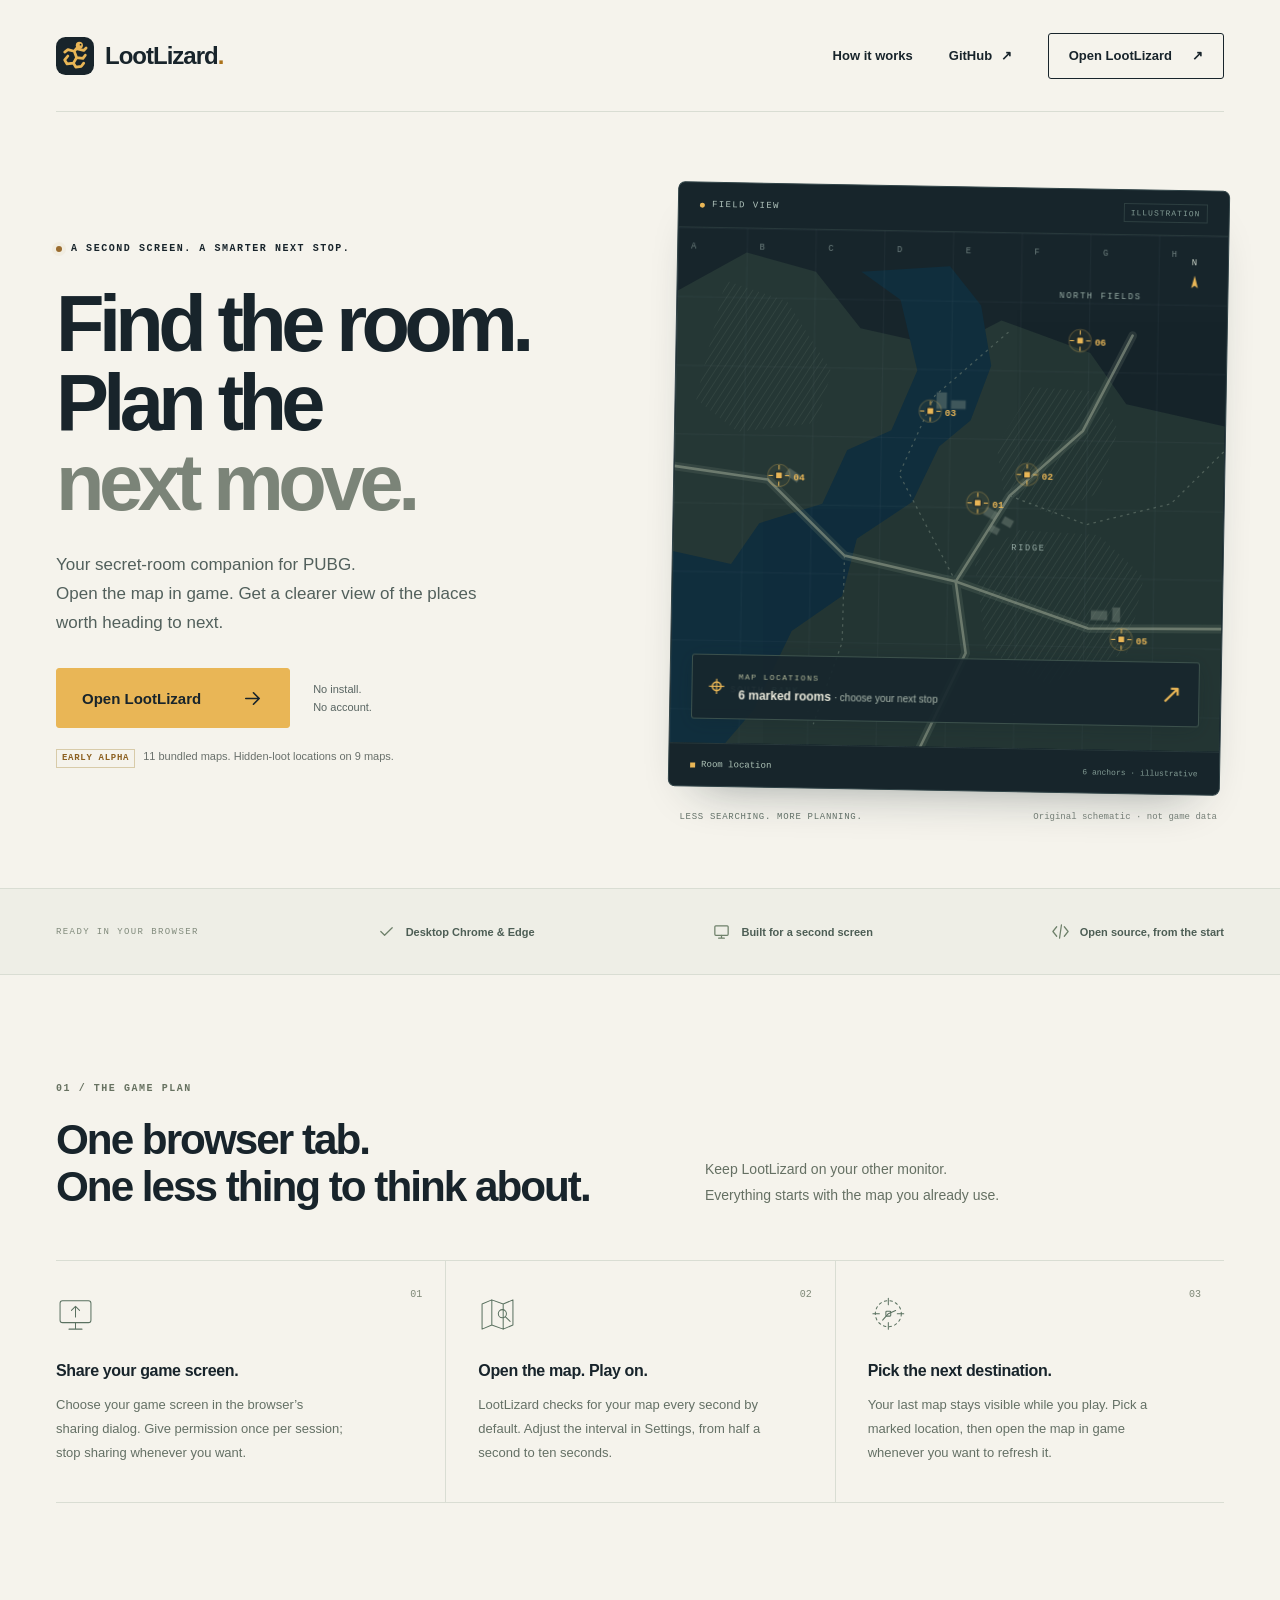
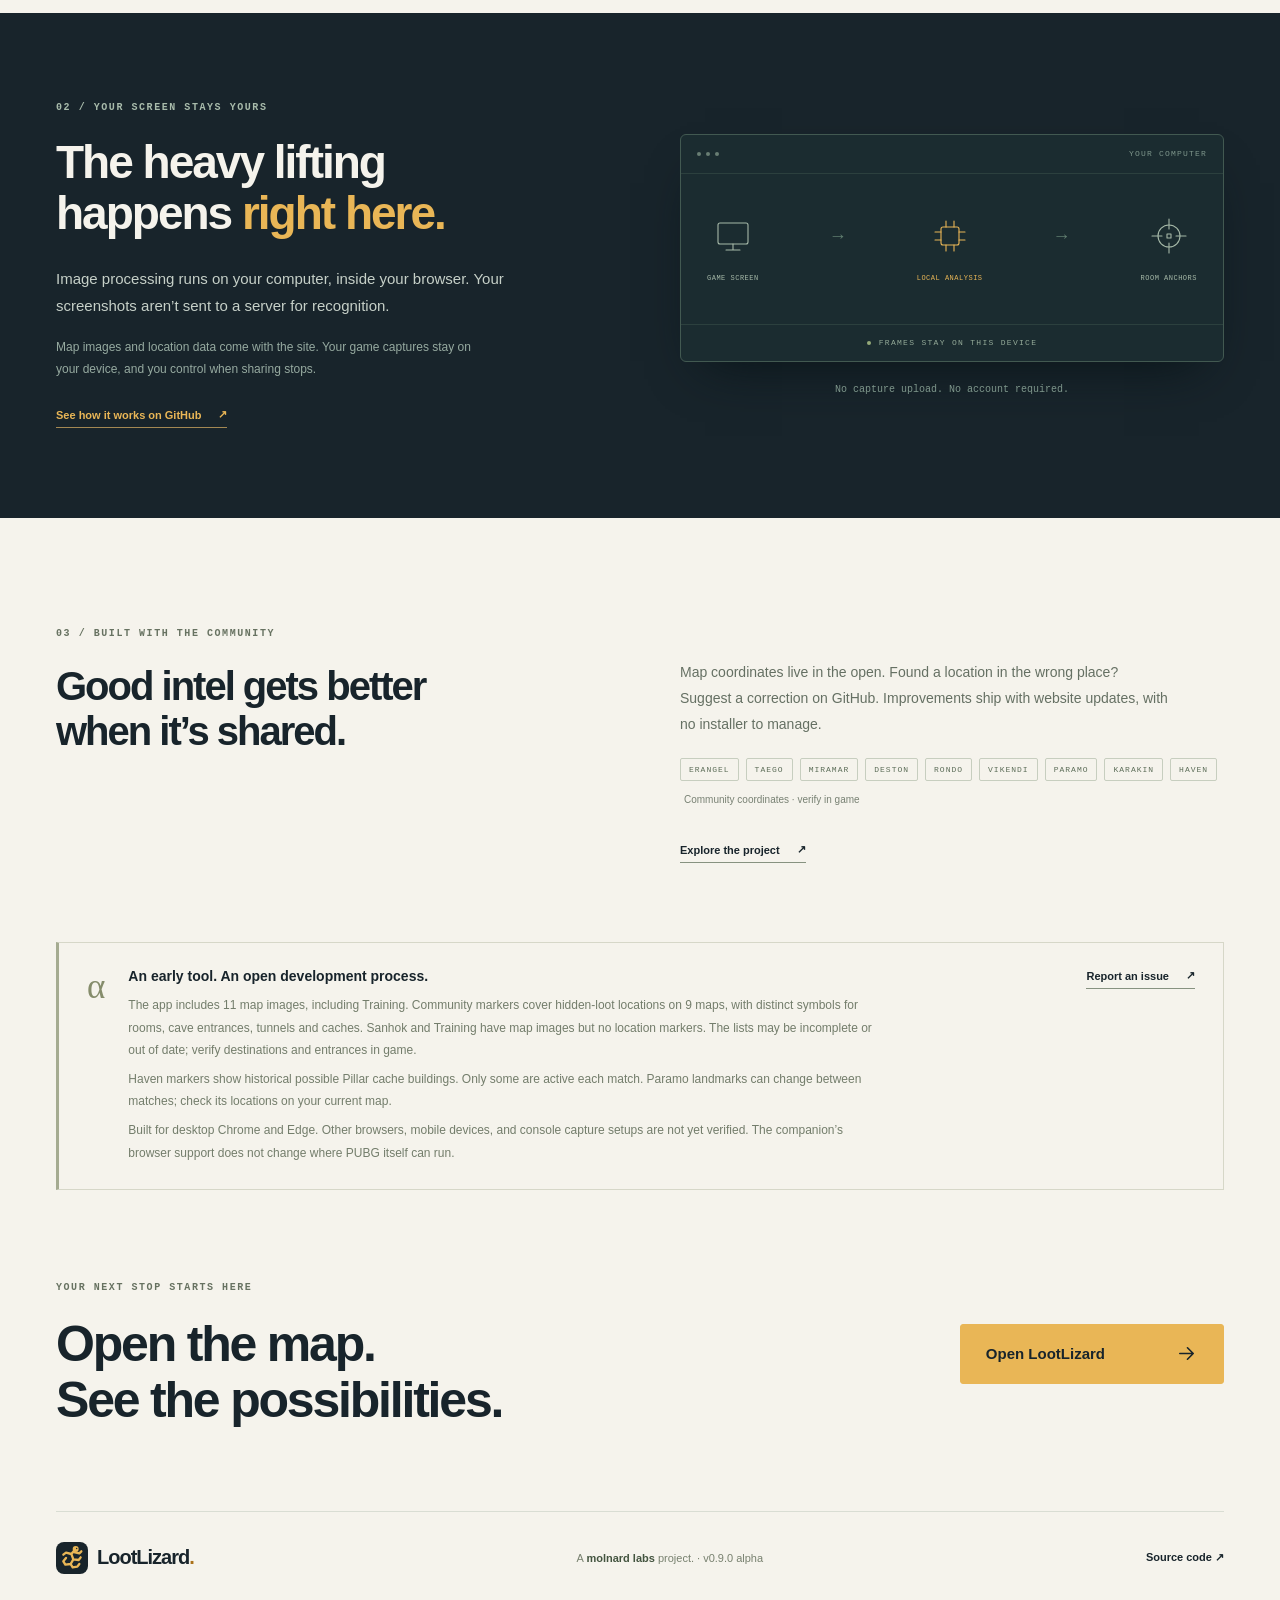
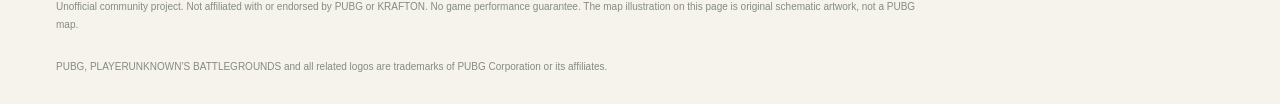
<file: index.html>
<!doctype html>
<html lang="en">
<head>
  <meta charset="utf-8">
  <meta name="viewport" content="width=device-width, initial-scale=1">
  <meta name="theme-color" content="#f5f3ec">
  <meta name="description" content="LootLizard is an open-source browser companion for PUBG secret rooms. Share your game screen, open the map, and plan your next stop. Image processing runs on your device.">
  <title>LootLizard — Find your next stop.</title>
  <link rel="icon" type="image/svg+xml" href="./mark.svg">
  <link rel="stylesheet" href="./styles.css">
</head>
<body>
  <a class="skip-link" href="#main">Skip to content</a>
  <header class="site-header wrap">
    <a class="brand" href="/" aria-label="LootLizard home"><img src="./mark.svg" width="38" height="38" alt=""><span>LootLizard<span class="brand-period">.</span></span></a>
    <nav aria-label="Main navigation"><a href="#how-it-works">How it works</a><a href="https://github.com/molnard-labs/LootLizard" class="source-link">GitHub <span aria-hidden="true">↗</span></a><a class="button nav-launch" href="/app/">Open LootLizard <span aria-hidden="true">↗</span></a></nav>
  </header>

  <main id="main">
    <section class="hero wrap" aria-labelledby="hero-title">
      <div class="hero-copy">
        <div class="eyebrow"><span class="status-dot" aria-hidden="true"></span> A SECOND SCREEN. A SMARTER NEXT STOP.</div>
        <h1 id="hero-title">Find the room.<br>Plan the<br><span>next move.</span></h1>
        <p class="hero-description">Your secret-room companion for PUBG.<br class="desktop-break"> Open the map in game. Get a clearer view of the places worth heading to next.</p>
        <div class="hero-actions"><a class="button button-primary" href="/app/">Open LootLizard <svg aria-hidden="true" viewBox="0 0 24 24"><path d="M5 12h14m-6-6 6 6-6 6"/></svg></a><span class="no-install">No install.<br>No account.</span></div>
        <p class="alpha-note"><span>EARLY ALPHA</span> 11 bundled maps. Hidden-loot locations on 9 maps.</p>
      </div>

      <div class="hero-visual">
        <div class="companion-preview" aria-label="Illustration of room locations on a schematic map">
          <div class="preview-top"><span><i aria-hidden="true"></i> FIELD VIEW</span><span class="preview-tag">ILLUSTRATION</span></div>
          <div class="map-illustration">
            <svg class="schematic-map" viewBox="0 0 640 600" role="img" aria-labelledby="map-illustration-title map-illustration-desc">
              <title id="map-illustration-title">Schematic map with secret-room anchors</title>
              <desc id="map-illustration-desc">An original illustrative map with six small amber room anchors, numbered 01 to 06. This is not an actual PUBG map.</desc>
              <defs>
                <pattern id="map-grid" width="80" height="80" patternUnits="userSpaceOnUse"><path d="M80 0H0V80" fill="none" stroke="#8aa7b5" stroke-opacity=".13" stroke-width="1"/></pattern>
                <pattern id="field-hatch" width="7" height="7" patternUnits="userSpaceOnUse" patternTransform="rotate(32)"><path d="M0 0V7" stroke="#708477" stroke-opacity=".17" stroke-width="2"/></pattern>
              </defs>
              <rect width="640" height="600" fill="#17252b"/>
              <path d="M0 74 80 28l81 21 53 65 103 21 61-33 104 36 43 59 115 24v379H0Z" fill="#253735"/>
              <path d="m0 377 68 14 32-48 73-24 28-63 51-24 29-70-21-82-46-32 103-8 37 45 13 70-23 64-36 31-30 65-64 44-16 67-58 42-43 93-34 41H0Z" fill="#102e3d"/>
              <path d="m56 61 72 23 53 81-16 60-92 12-49-37Zm360 118 76 4 24 44-22 74-54 26-56-24-9-54Zm-64 206 49-39 94 4 54 48-18 88-93 39-71-39Z" fill="url(#field-hatch)"/>
              <g fill="none" stroke="#63756a" stroke-width="10" stroke-linecap="round" opacity=".25"><path d="m292 600 51-110-13-83 61-101 84-77 56-112"/><path d="m0 278 109 14 91 87 130 28 155 52 155-2"/></g>
              <g fill="none" stroke="#8b9786" stroke-width="3" stroke-linecap="round" opacity=".65"><path d="m292 600 51-110-13-83 61-101 84-77 56-112"/><path d="m0 278 109 14 91 87 130 28 155 52 155-2"/></g>
              <g fill="none" stroke="#64756c" stroke-width="1.5" stroke-dasharray="3 5" opacity=".65"><path d="m330 407-68-124 40-92 86-77"/><path d="m391 306 90 32 98-26 61-62"/><path d="m200 379-1 101-32 96"/></g>
              <g fill="#849287" opacity=".4"><rect x="365" y="319" width="15" height="10" transform="rotate(28 365 319)"/><rect x="386" y="330" width="12" height="9" transform="rotate(28 386 330)"/><rect x="371" y="340" width="11" height="8" transform="rotate(28 371 340)"/><rect x="488" y="438" width="19" height="11"/><rect x="513" y="434" width="9" height="17"/><rect x="304" y="187" width="12" height="19"/><rect x="321" y="196" width="17" height="10"/><rect x="134" y="278" width="17" height="9" transform="rotate(34 134 278)"/></g>
              <rect width="640" height="600" fill="url(#map-grid)"/>
              <g class="grid-labels" fill="#9aaea9" font-size="10" font-family="ui-monospace, monospace" opacity=".65"><text x="15" y="24">A</text><text x="95" y="24">B</text><text x="175" y="24">C</text><text x="255" y="24">D</text><text x="335" y="24">E</text><text x="415" y="24">F</text><text x="495" y="24">G</text><text x="575" y="24">H</text></g>
              <g class="room-anchor" transform="translate(354 315)"><circle class="anchor-halo" r="13"/><rect class="anchor-point" x="-4" y="-4" width="8" height="8" rx="1"/><path d="M-7 0h-5m19 0h5M0-7v-5m0 19v5"/><text x="17" y="5">01</text></g>
              <g class="room-anchor" transform="translate(411 281)"><circle class="anchor-halo" r="13"/><rect class="anchor-point" x="-4" y="-4" width="8" height="8" rx="1"/><path d="M-7 0h-5m19 0h5M0-7v-5m0 19v5"/><text x="17" y="5">02</text></g>
              <g class="room-anchor" transform="translate(297 209)"><circle class="anchor-halo" r="13"/><rect class="anchor-point" x="-4" y="-4" width="8" height="8" rx="1"/><path d="M-7 0h-5m19 0h5M0-7v-5m0 19v5"/><text x="17" y="5">03</text></g>
              <g class="room-anchor" transform="translate(122 287)"><circle class="anchor-halo" r="13"/><rect class="anchor-point" x="-4" y="-4" width="8" height="8" rx="1"/><path d="M-7 0h-5m19 0h5M0-7v-5m0 19v5"/><text x="17" y="5">04</text></g>
              <g class="room-anchor" transform="translate(524 471)"><circle class="anchor-halo" r="13"/><rect class="anchor-point" x="-4" y="-4" width="8" height="8" rx="1"/><path d="M-7 0h-5m19 0h5M0-7v-5m0 19v5"/><text x="17" y="5">05</text></g>
              <g class="room-anchor" transform="translate(470 124)"><circle class="anchor-halo" r="13"/><rect class="anchor-point" x="-4" y="-4" width="8" height="8" rx="1"/><path d="M-7 0h-5m19 0h5M0-7v-5m0 19v5"/><text x="17" y="5">06</text></g>
              <g fill="#95aaa3" font-family="ui-monospace, monospace" font-size="10" letter-spacing="2"><text x="394" y="369">RIDGE</text><text x="70" y="541">SOUTH BANK</text><text x="445" y="74">NORTH FIELDS</text></g>
            </svg>
            <div class="map-compass" aria-hidden="true"><span>N</span><svg viewBox="0 0 24 24"><path d="m12 3 4 15-4-3-4 3Z"/></svg></div>
            <div class="destination-note"><span class="small-cross" aria-hidden="true">⌖</span><div><span class="note-label">MAP LOCATIONS</span><strong>6 marked rooms <span>· choose your next stop</span></strong></div><span class="direction-arrow" aria-hidden="true">↗</span></div>
          </div>
          <div class="preview-bottom"><span><i class="legend-room" aria-hidden="true"></i> Room location</span><span>6 anchors · illustrative</span></div>
        </div>
        <div class="visual-caption"><span>LESS SEARCHING. MORE PLANNING.</span><span>Original schematic · not game data</span></div>
      </div>
    </section>

    <div class="compatibility-strip"><div class="wrap compatibility-inner"><span class="strip-label">READY IN YOUR BROWSER</span><span><svg viewBox="0 0 20 20" aria-hidden="true"><path d="m4 10 4 4 8-8"/></svg> Desktop Chrome &amp; Edge</span><span><svg viewBox="0 0 20 20" aria-hidden="true"><rect x="3" y="4" width="14" height="10" rx="1"/><path d="M7 17h6m-3-3v3"/></svg> Built for a second screen</span><span><svg viewBox="0 0 20 20" aria-hidden="true"><path d="m6 5-4 5 4 5m8-10 4 5-4 5m-3-12-2 14"/></svg> Open source, from the start</span></div></div>

    <section id="how-it-works" class="workflow wrap" aria-labelledby="workflow-title">
      <div class="section-intro"><span class="eyebrow">01 / THE GAME PLAN</span><h2 id="workflow-title">One browser tab.<br>One less thing to think about.</h2><p>Keep LootLizard on your other monitor.<br>Everything starts with the map you already use.</p></div>
      <ol class="workflow-steps">
        <li><span class="step-number">01</span><div class="step-icon" aria-hidden="true"><svg viewBox="0 0 48 48"><rect x="5" y="7" width="38" height="27" rx="3"/><path d="M16 42h16m-8-8v8M24 27V14m-5 5 5-5 5 5"/></svg></div><h3>Share your game screen.</h3><p>Choose your game screen in the browser’s sharing dialog. Give permission once per session; stop sharing whenever you want.</p></li>
        <li><span class="step-number">02</span><div class="step-icon" aria-hidden="true"><svg viewBox="0 0 48 48"><path d="m5 11 12-5 14 5 12-5v31l-12 5-14-5-12 5Zm12-5v31m14-26v31"/><circle cx="30" cy="23" r="5"/><path d="m33.5 26.5 6 6"/></svg></div><h3>Open the map. Play on.</h3><p>LootLizard checks for your map every second by default. Adjust the interval in Settings, from half a second to ten seconds.</p></li>
        <li><span class="step-number">03</span><div class="step-icon" aria-hidden="true"><svg viewBox="0 0 48 48"><circle cx="25" cy="23" r="16" stroke-dasharray="3 4"/><path d="M25 4v8m0 22v8M6 23h8m22 0h8m-26 8 7-8 9-4"/><rect x="22" y="20" width="6" height="6" rx="1"/></svg></div><h3>Pick the next destination.</h3><p>Your last map stays visible while you play. Pick a marked location, then open the map in game whenever you want to refresh it.</p></li>
      </ol>
    </section>

    <section class="local-section" aria-labelledby="local-title"><div class="wrap local-inner"><div class="local-copy"><span class="eyebrow">02 / YOUR SCREEN STAYS YOURS</span><h2 id="local-title">The heavy lifting<br>happens <span>right here.</span></h2><p>Image processing runs on your computer, inside your browser. Your screenshots aren’t sent to a server for recognition.</p><p class="local-detail">Map images and location data come with the site. Your game captures stay on your device, and you control when sharing stops.</p><a class="text-link" href="https://github.com/molnard-labs/LootLizard">See how it works on GitHub <span aria-hidden="true">↗</span></a></div><div class="local-diagram" aria-label="Game screen flows to local browser processing and room anchors on your second screen"><div class="device-frame"><div class="device-toolbar"><i></i><i></i><i></i><span>YOUR COMPUTER</span></div><div class="processing-line"><div class="process-node"><svg aria-hidden="true" viewBox="0 0 40 40"><rect x="5" y="7" width="30" height="21" rx="2"/><path d="M13 34h14m-7-6v6"/></svg><span>GAME SCREEN</span></div><span class="process-connector" aria-hidden="true">→</span><div class="process-node processing-node"><svg aria-hidden="true" viewBox="0 0 40 40"><rect x="11" y="11" width="18" height="18" rx="2"/><path d="M16 5v6m8-6v6m-8 18v6m8-6v6M5 16h6m-6 8h6m18-8h6m-6 8h6"/></svg><span>LOCAL ANALYSIS</span></div><span class="process-connector" aria-hidden="true">→</span><div class="process-node"><svg aria-hidden="true" viewBox="0 0 40 40"><circle cx="20" cy="20" r="11"/><path d="M20 3v10m0 14v10M3 20h10m14 0h10"/><rect x="18" y="18" width="4" height="4"/></svg><span>ROOM ANCHORS</span></div></div><div class="device-footer"><span class="status-dot" aria-hidden="true"></span> FRAMES STAY ON THIS DEVICE</div></div><p>No capture upload. No account required.</p></div></div></section>

    <section class="community wrap" aria-labelledby="community-title"><div><span class="eyebrow">03 / BUILT WITH THE COMMUNITY</span><h2 id="community-title">Good intel gets better<br>when it’s shared.</h2></div><div class="community-copy"><p>Map coordinates live in the open. Found a location in the wrong place? Suggest a correction on GitHub. Improvements ship with website updates, with no installer to manage.</p><div class="map-tags" aria-label="Maps with community location data"><span data-map-id="erangel">ERANGEL</span><span data-map-id="taego">TAEGO</span><span data-map-id="miramar">MIRAMAR</span><span data-map-id="deston">DESTON</span><span data-map-id="rondo">RONDO</span><span data-map-id="vikendi">VIKENDI</span><span data-map-id="paramo">PARAMO</span><span data-map-id="karakin">KARAKIN</span><span data-map-id="haven">HAVEN</span><span class="unverified-tag">Community coordinates · verify in game</span></div><a class="text-link" href="https://github.com/molnard-labs/LootLizard">Explore the project <span aria-hidden="true">↗</span></a></div></section>

    <section class="release-note wrap" aria-labelledby="release-title"><span class="release-symbol" aria-hidden="true">α</span><div><h2 id="release-title">An early tool. An open development process.</h2><p>The app includes 11 map images, including Training. Community markers cover hidden-loot locations on 9 maps, with distinct symbols for rooms, cave entrances, tunnels and caches. Sanhok and Training have map images but no location markers. The lists may be incomplete or out of date; verify destinations and entrances in game.</p><p>Haven markers show historical possible Pillar cache buildings. Only some are active each match. Paramo landmarks can change between matches; check its locations on your current map.</p><p>Built for desktop Chrome and Edge. Other browsers, mobile devices, and console capture setups are not yet verified. The companion’s browser support does not change where PUBG itself can run.</p></div><a href="https://github.com/molnard-labs/LootLizard/issues" class="text-link">Report an issue <span aria-hidden="true">↗</span></a></section>

    <section class="final-cta wrap" aria-labelledby="final-title"><div><span class="eyebrow">YOUR NEXT STOP STARTS HERE</span><h2 id="final-title">Open the map.<br>See the possibilities.</h2></div><a class="button button-primary" href="/app/">Open LootLizard <svg aria-hidden="true" viewBox="0 0 24 24"><path d="M5 12h14m-6-6 6 6-6 6"/></svg></a></section>
  </main>

  <footer class="site-footer wrap"><div class="footer-top"><a class="brand" href="/" aria-label="LootLizard home"><img src="./mark.svg" width="32" height="32" alt=""><span>LootLizard<span class="brand-period">.</span></span></a><span>A <a href="https://github.com/molnard-labs">molnard labs</a> project. · v0.9.0 alpha</span><a href="https://github.com/molnard-labs/LootLizard">Source code <span aria-hidden="true">↗</span></a></div><p>Unofficial community project. Not affiliated with or endorsed by PUBG or KRAFTON. No game performance guarantee. The map illustration on this page is original schematic artwork, not a PUBG map.</p><p>PUBG, PLAYERUNKNOWN’S BATTLEGROUNDS and all related logos are trademarks of PUBG Corporation or its affiliates.</p></footer>
</body>
</html>
</file>
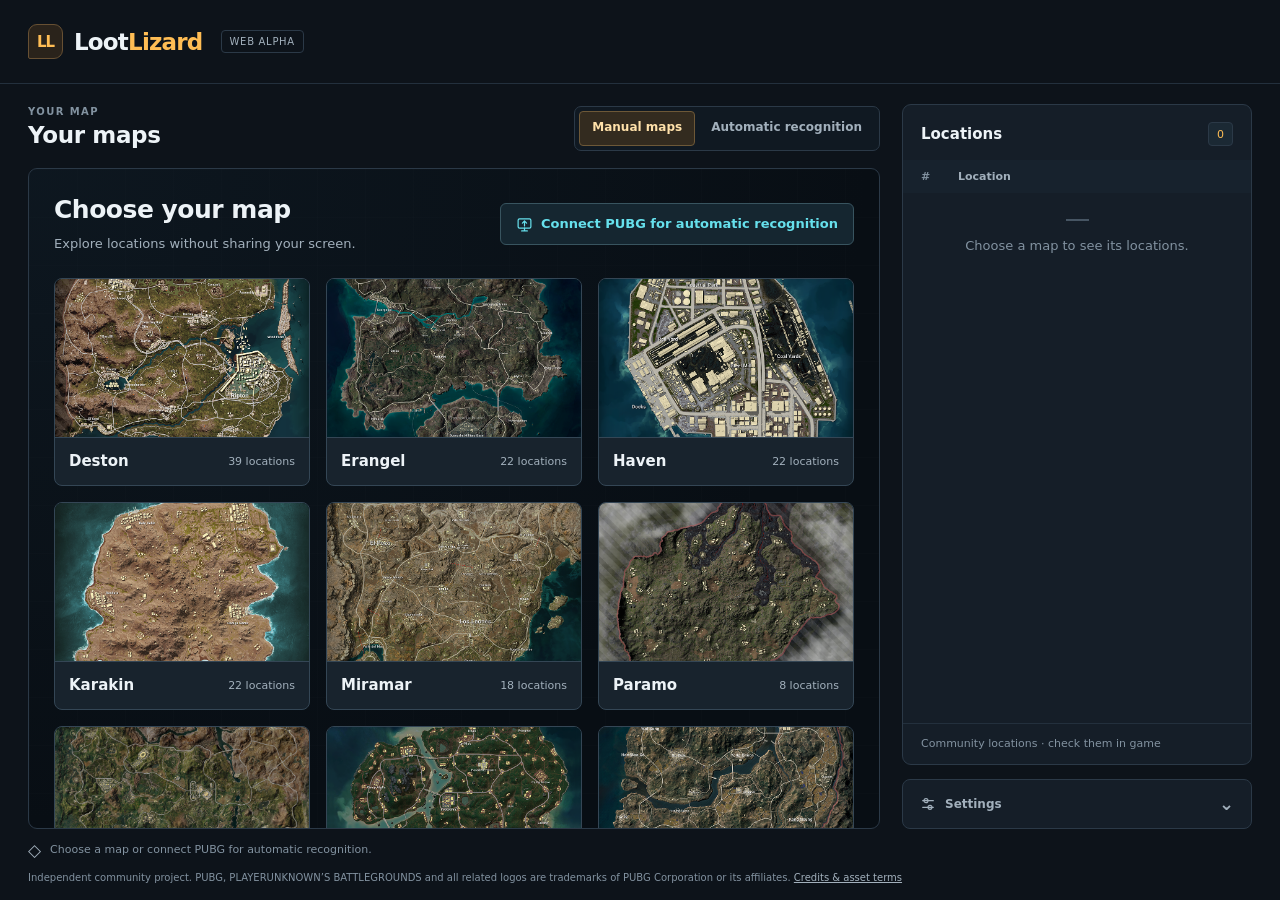
<file: app/index.html>
<!doctype html>
<html lang="en">
<head>
  <meta charset="utf-8">
  <meta name="viewport" content="width=device-width, initial-scale=1">
  <meta name="theme-color" content="#10161e">
  <meta name="description" content="Keep your PUBG map and secret-room locations on your second screen with LootLizard.">
  <title>LootLizard · Map companion</title>
  <link rel="icon" href="/mark.svg" type="image/svg+xml">
  <link rel="stylesheet" href="./styles.css">
  <script type="module" src="./app.js"></script>
</head>
<body>
  <a class="skip-link" href="#workspace" data-i18n="Skip to the map">Skip to the map</a>
  <header class="topbar">
    <a class="brand" href="/" aria-label="LootLizard home" data-i18n-aria-label="LootLizard home">
      <span class="brand-mark" aria-hidden="true">LL</span>
      <span>Loot<span class="brand-accent">Lizard</span></span>
    </a>
    <span class="preview-badge" data-i18n="Web alpha">Web alpha</span>
    <div id="auto-controls" class="sharing-actions" aria-label="Game connection" data-i18n-aria-label="Game connection" hidden>
      <span id="capture-status" class="capture-status" role="status" data-i18n="Not connected">Not connected</span>
      <button id="start-sharing" class="button button-primary" type="button">
        <svg aria-hidden="true" viewBox="0 0 24 24"><rect x="3" y="4" width="18" height="13" rx="2"/><path d="M8 21h8m-4-4v4m0-14v7m-3-4 3-3 3 3"/></svg>
        <span data-i18n="Connect PUBG window">Connect PUBG window</span>
      </button>
      <button id="stop-sharing" class="button button-stop" type="button" disabled>
        <span class="stop-icon" aria-hidden="true"></span><span data-i18n="Stop sharing">Stop sharing</span>
      </button>
    </div>
  </header>

  <main id="workspace" class="workspace">
    <section class="map-panel" aria-label="Your map" data-i18n-aria-label="Your map">
      <div class="map-heading">
        <div class="map-title">
          <span class="eyebrow" data-i18n="YOUR MAP">YOUR MAP</span>
          <h1 id="map-name" data-i18n="Your maps">Your maps</h1>
        </div>
        <div class="map-heading-actions">
          <div class="mode-switch" role="group" aria-label="Map mode" data-i18n-aria-label="Map mode">
            <button id="mode-manual" type="button" aria-pressed="true" data-i18n="Manual maps">Manual maps</button>
            <button id="mode-auto" type="button" aria-pressed="false" data-i18n="Automatic recognition">Automatic recognition</button>
          </div>
          <button id="reset-map" class="button button-outline reset-map" type="button" hidden><svg aria-hidden="true" viewBox="0 0 24 24"><path d="M4 10a8 8 0 1 1 1 8M4 4v6h6"/></svg><span data-i18n="Reset map">Reset map</span></button>
        </div>
      </div>

      <div id="map-stage" class="map-stage" data-view="picker">
        <section id="map-picker" class="map-picker" aria-labelledby="map-picker-title">
          <div class="map-picker-heading">
            <div>
              <h2 id="map-picker-title" data-i18n="Choose your map">Choose your map</h2>
              <p data-i18n="Explore locations without sharing your screen.">Explore locations without sharing your screen.</p>
            </div>
            <button id="choose-auto" class="button button-outline picker-auto-action" type="button"><svg aria-hidden="true" viewBox="0 0 24 24"><rect x="3" y="4" width="18" height="13" rx="2"/><path d="M8 21h8m-4-4v4m0-14v7m-3-4 3-3 3 3"/></svg><span data-i18n="Connect PUBG for automatic recognition">Connect PUBG for automatic recognition</span></button>
          </div>
          <p id="map-picker-message" role="status" hidden></p>
          <div id="map-grid" class="map-grid" aria-label="Available maps" data-i18n-aria-label="Available maps"></div>
        </section>
        <canvas id="map-canvas" width="1200" height="900" tabindex="0" role="img" aria-label="Your map and marked locations" data-i18n-aria-label="Your map and marked locations" aria-describedby="map-navigation-hint map-keyboard-hint" hidden></canvas>
        <video id="capture-video" muted playsinline autoplay hidden aria-hidden="true"></video>
        <div id="map-navigation" class="map-navigation" role="group" aria-label="Map navigation" data-i18n-aria-label="Map navigation" hidden>
          <div class="map-navigation-actions">
            <button id="map-zoom-out" class="map-navigation-button map-zoom-button" type="button" aria-label="Zoom out" data-i18n-aria-label="Zoom out">−</button>
            <output id="map-zoom-level" class="map-zoom-level" aria-label="Map zoom" data-i18n-aria-label="Map zoom" aria-live="off">100%</output>
            <button id="map-zoom-in" class="map-navigation-button map-zoom-button" type="button" aria-label="Zoom in" data-i18n-aria-label="Zoom in">+</button>
            <button id="map-fit" class="map-navigation-button map-fit-button" type="button" data-i18n="Fit map">Fit map</button>
          </div>
          <p id="map-navigation-hint" class="map-navigation-hint" data-i18n="Scroll to zoom · drag to move">Scroll to zoom · drag to move</p>
          <span id="map-keyboard-hint" class="visually-hidden" data-i18n="Use arrow keys to move, plus and minus to zoom, and 0 to fit the map.">Use arrow keys to move, plus and minus to zoom, and 0 to fit the map.</span>
        </div>
        <div id="canvas-empty" class="map-empty" hidden>
          <span class="empty-reticle" aria-hidden="true"><i></i></span>
          <div class="stage-message" role="status" aria-live="polite">
            <h2 id="stage-title" data-i18n="Start PUBG">Start PUBG</h2>
            <p id="stage-detail" data-i18n="Start PUBG, then connect its window.">Start PUBG, then connect its window.</p>
          </div>
          <button id="connect-source" class="button button-primary connect-source" type="button">
            <svg aria-hidden="true" viewBox="0 0 24 24"><rect x="3" y="4" width="18" height="13" rx="2"/><path d="M8 21h8m-4-4v4m0-14v7m-3-4 3-3 3 3"/></svg>
            <span data-i18n="Connect PUBG window">Connect PUBG window</span>
          </button>
          <span id="stage-hint" class="empty-alternative" data-i18n="Keep LootLizard on your second screen. Your screen stays on this device.">Keep LootLizard on your second screen. Your screen stays on this device.</span>
          <ol id="setup-steps" class="setup-steps" aria-label="Getting started" data-i18n-aria-label="Getting started">
            <li><span class="setup-step-number" aria-hidden="true">1</span><span data-i18n="Start PUBG">Start PUBG</span></li>
            <li><span class="setup-step-number" aria-hidden="true">2</span><span data-i18n="Connect its window">Connect its window</span></li>
            <li><span class="setup-step-number" aria-hidden="true">3</span><span data-i18n="Open the map">Open the map</span></li>
          </ol>
        </div>
        <div id="retained-banner" class="retained-banner" role="status" hidden data-i18n="Last map · open the map in PUBG to refresh">Last map · open the map in PUBG to refresh</div>
      </div>
      <div id="auto-map-footer" class="map-footer" hidden>
        <span id="snapshot-age" class="snapshot-age" data-i18n="No map yet">No map yet</span>
        <span class="map-update"><span data-i18n="Map updated">Map updated</span> <span id="last-update">—</span></span>
      </div>
      <ul id="location-legend" class="location-legend" aria-label="Location symbols" data-i18n-aria-label="Location symbols" hidden></ul>
    </section>

    <aside class="sidebar" aria-label="Locations and settings" data-i18n-aria-label="Locations and settings">
      <section id="auto-status-card" class="status-card" aria-labelledby="recognition-status" hidden>
        <div class="status-eyebrow"><span id="recognition-indicator" class="status-indicator" aria-hidden="true"></span><span data-i18n="YOUR NEXT STOP">YOUR NEXT STOP</span></div>
        <h2 id="recognition-status" role="status" data-i18n="Getting ready…">Getting ready…</h2>
        <p id="recognition-detail" data-i18n="We’re getting your maps ready. Connect PUBG when you’re ready to play.">We’re getting your maps ready. Connect PUBG when you’re ready to play.</p>
      </section>

      <section class="targets-card" aria-labelledby="targets-title">
        <div class="targets-heading"><h2 id="targets-title" data-i18n="Locations">Locations</h2><span id="room-count" class="room-count" aria-label="Location count" data-i18n-aria-label="Location count">0</span></div>
        <div class="target-scroll">
          <table class="targets-table">
            <thead><tr><th scope="col" class="rank-column"><span class="visually-hidden" data-i18n="Rank">Rank</span>#</th><th scope="col" data-i18n="Location">Location</th></tr></thead>
            <tbody id="target-list"></tbody>
          </table>
          <div id="empty-targets" class="empty-targets"><span class="empty-target-line" aria-hidden="true"></span><p data-i18n="Choose a map to see its locations.">Choose a map to see its locations.</p></div>
        </div>
        <p class="community-note" data-i18n="Community locations · check them in game">Community locations · check them in game</p>
        <p id="paramo-note" class="community-note paramo-note" data-i18n="Paramo landmarks can change between matches. Check these locations on your current map." hidden>Paramo landmarks can change between matches. Check these locations on your current map.</p>
        <p id="haven-note" class="community-note haven-note" data-i18n="Possible Pillar cache buildings. Only some are active each match; this historical list needs checking." hidden>Possible Pillar cache buildings. Only some are active each match; this historical list needs checking.</p>
      </section>

      <section id="source-panel" class="source-panel" aria-labelledby="source-title" hidden>
        <div class="source-heading"><h2 id="source-title" data-i18n="Game connection">Game connection</h2><span class="source-indicator" aria-hidden="true"></span></div>
        <details id="source-details" class="source-details" open>
          <summary><svg aria-hidden="true" viewBox="0 0 24 24"><rect x="3" y="4" width="18" height="13" rx="2"/><path d="M8 21h8m-4-4v4"/></svg><span data-i18n="Game preview">Game preview</span><span class="disclosure-arrow" aria-hidden="true">⌄</span></summary>
          <div class="source-details-body">
            <div class="source-preview-frame"><canvas id="source-preview" width="240" height="135" role="img" aria-label="Preview of your connected game" data-i18n-aria-label="Preview of your connected game"></canvas></div>
            <p id="source-status" class="source-status" role="status" data-i18n="Waiting for your game…">Waiting for your game…</p>
          </div>
        </details>
        <div class="source-controls"><button id="reset-match" class="button button-outline reset-match" type="button" disabled><svg aria-hidden="true" viewBox="0 0 24 24"><path d="M4 10a8 8 0 1 1 1 8M4 4v6h6"/></svg><span data-i18n="Reset match">Reset match</span></button></div>
      </section>

      <details id="settings-panel" class="settings-panel">
        <summary><svg aria-hidden="true" viewBox="0 0 24 24"><path d="M4 7h16M4 17h16"/><circle cx="9" cy="7" r="3"/><circle cx="15" cy="17" r="3"/></svg><span data-i18n="Settings">Settings</span><span class="disclosure-arrow" aria-hidden="true">⌄</span></summary>
        <div class="settings-body">
          <label for="language-select" data-i18n="Language">Language</label>
          <select id="language-select"><option value="en">English</option><option value="hu">Magyar</option></select>
          <div id="scan-settings" class="scan-settings" hidden>
            <label for="scan-interval" data-i18n="Map check interval">Map check interval</label>
            <select id="scan-interval"><option value="500" data-i18n="0.5 seconds">0.5 seconds</option><option value="1000" selected data-i18n="1 second">1 second</option><option value="2000" data-i18n="2 seconds">2 seconds</option><option value="5000" data-i18n="5 seconds">5 seconds</option><option value="10000" data-i18n="10 seconds">10 seconds</option></select>
            <p class="field-help" data-i18n="Shorter intervals refresh sooner. Longer intervals do less work.">Shorter intervals refresh sooner. Longer intervals do less work.</p>
          </div>
        </div>
      </details>
    </aside>
  </main>

  <footer class="privacy-bar"><span class="privacy-icon" aria-hidden="true">◇</span><p id="privacy-message" data-i18n="Choose a map or connect PUBG for automatic recognition.">Choose a map or connect PUBG for automatic recognition.</p></footer>
  <p class="asset-notice"><span data-i18n="Independent community project.">Independent community project.</span> PUBG, PLAYERUNKNOWN’S BATTLEGROUNDS and all related logos are trademarks of PUBG Corporation or its affiliates. <a href="https://github.com/molnard-labs/LootLizard/blob/main/THIRD_PARTY_NOTICES.md" target="_blank" rel="noopener noreferrer" data-i18n="Credits & asset terms">Credits &amp; asset terms</a></p>
  <noscript><div class="noscript-note">Please enable JavaScript to use LootLizard. Your screen stays on your device.</div></noscript>
</body>
</html>
</file>
<file: styles.css>
:root {
  color-scheme:light;
  --paper:#f5f3ec;
  --ink:#18242b;
  --muted:#586461;
  --line:#d9ddd3;
  --amber:#e9b656;
  --cyan:#8be2ec;
  --navy:#17252b;
  --sans:Inter,"Segoe UI",Arial,sans-serif;
  --mono:"SFMono-Regular",Consolas,"Liberation Mono",monospace;
}

* {
  box-sizing:border-box;
}

html {
  scroll-behavior:smooth;
  scroll-padding-top:30px;
}

body {
  margin:0;
  background:var(--paper);
  color:var(--ink);
  font-family:var(--sans);
  -webkit-font-smoothing:antialiased;
}

a {
  color:inherit;
  text-decoration:none;
}

button,a {
  -webkit-tap-highlight-color:transparent;
}

button {
  font:inherit;
}

button:focus-visible,a:focus-visible {
  outline:3px solid #14778b;
  outline-offset:5px;
}

svg {
  display:block;
}

img {
  display:block;
}

::selection {
  color:var(--ink);
  background:#efc877;
}

.wrap {
  width:min(1384px,calc(100% - 112px));
  margin-inline:auto;
}

.skip-link {
  position:fixed;
  top:-80px;
  left:24px;
  z-index:20;
  background:var(--ink);
  color:white;
  padding:14px 20px;
}

.skip-link:focus {
  top:12px;
}

.site-header {
  height:112px;
  display:flex;
  align-items:center;
  justify-content:space-between;
  border-bottom:1px solid var(--line);
}

.brand {
  display:inline-flex;
  align-items:center;
  gap:11px;
  font-size:24px;
  letter-spacing:-1px;
  font-weight:790;
}

.brand-period {
  color:#ab721a;
}

.site-header nav {
  display:flex;
  align-items:center;
  gap:36px;
  font-size:13px;
  font-weight:650;
}

.site-header nav>a:not(.button):hover,.site-footer a:hover {
  color:#986013;
}

.source-link span {
  padding-left:5px;
}

.button {
  display:inline-flex;
  align-items:center;
  justify-content:center;
  gap:30px;
  min-height:46px;
  padding:12px 20px;
  border:1px solid var(--ink);
  border-radius:3px;
  font-size:13px;
  font-weight:700;
  transition:background .16s,color .16s,transform .16s;
}

.button:hover {
  background:var(--ink);
  color:var(--paper);
}

.nav-launch {
  gap:20px;
}

.button-primary {
  min-height:60px;
  padding:17px 25px;
  background:var(--amber);
  border-color:var(--amber);
  font-size:15px;
  gap:40px;
}

.button-primary:hover {
  background:#efc777;
  border-color:#efc777;
  color:var(--ink);
  transform:translateY(-2px);
}

.button svg {
  width:23px;
  height:23px;
  fill:none;
  stroke:currentColor;
  stroke-width:1.7;
  stroke-linecap:round;
  stroke-linejoin:round;
}

.hero {
  display:grid;
  grid-template-columns:1.02fr 1fr;
  gap:54px;
  padding-block:74px 66px;
  align-items:center;
}

.eyebrow {
  display:flex;
  align-items:center;
  gap:9px;
  font-family:var(--mono);
  font-size:10px;
  font-weight:600;
  letter-spacing:1.55px;
  line-height:1.6;
}

.status-dot {
  flex:none;
  width:6px;
  height:6px;
  background:#9a6c2f;
  border-radius:50%;
  box-shadow:0 0 0 4px #d6bf951f;
}

.hero h1 {
  font-size:clamp(66px,6.2vw,94px);
  font-weight:750;
  letter-spacing:-5.6px;
  line-height:1.005;
  margin:27px 0 28px;
}

.hero h1>span {
  color:#7b8478;
}

.hero-description {
  font-size:17px;
  line-height:1.7;
  color:#52605c;
  max-width:430px;
  margin:0 0 31px;
}

.hero-actions {
  display:flex;
  align-items:center;
  gap:23px;
}

.no-install {
  font-size:11px;
  line-height:1.65;
  color:var(--muted);
}

.alpha-note {
  font-size:10px;
  line-height:1.8;
  color:#69706b;
  max-width:395px;
  margin:19px 0 0;
}

.alpha-note>span {
  display:inline-block;
  font-family:var(--mono);
  font-size:9px;
  letter-spacing:.7px;
  font-weight:650;
  color:#8c6020;
  border:1px solid #d8cba9;
  padding:0 5px;
  margin-right:5px;
  white-space:nowrap;
}

.hero-visual {
  min-width:0;
  position:relative;
}

.companion-preview {
  background:var(--navy);
  border-radius:7px;
  border:1px solid #314448;
  box-shadow:0 24px 50px -30px #14272b77;
  overflow:hidden;
  transform:rotate(1deg);
}

.preview-top {
  height:45px;
  padding:0 21px;
  display:flex;
  align-items:center;
  justify-content:space-between;
  color:#b1c4bd;
  border-bottom:1px solid #42575565;
  font:9px var(--mono);
  letter-spacing:1.4px;
}

.preview-top>span:first-child {
  display:flex;
  align-items:center;
  gap:7px;
}

.preview-top i {
  width:5px;
  height:5px;
  display:inline-block;
  background:var(--amber);
  border-radius:50%;
}

.preview-tag {
  font-size:8px;
  color:#829b94;
  border:1px solid #42575585;
  padding:4px 6px;
  letter-spacing:1px;
}

.map-illustration {
  position:relative;
  aspect-ratio:640/600;
  overflow:hidden;
}

.schematic-map {
  display:block;
  width:100%;
  height:100%;
}

.map-compass {
  position:absolute;
  right:23px;
  top:22px;
  display:grid;
  justify-items:center;
  gap:5px;
  color:#c9d2c6;
  font:9px var(--mono);
}

.map-compass svg {
  width:20px;
  height:20px;
  fill:var(--amber);
}

.room-anchor {
  stroke:var(--amber);
  stroke-width:1.2;
}

.anchor-halo {
  fill:#e9b6560c;
  stroke:#e9b65644;
}

.anchor-point {
  fill:var(--amber);
  stroke:#17252b;
  stroke-width:1.3;
}

.room-anchor text {
  fill:var(--amber);
  stroke:none;
  font:11px var(--mono);
  font-weight:600;
}

.destination-note {
  position:absolute;
  bottom:24px;
  left:21px;
  right:21px;
  padding:16px;
  display:flex;
  align-items:center;
  gap:14px;
  background:#17262de8;
  border:1px solid #74917b66;
  border-radius:3px;
  box-shadow:0 3px 20px #11202730;
}

.small-cross {
  color:var(--amber);
  font-size:29px;
  line-height:1;
}

.note-label {
  display:block;
  font:8px var(--mono);
  letter-spacing:1.4px;
  color:#b7bc9c;
  margin-bottom:7px;
}

.destination-note strong {
  display:block;
  color:#ebeadc;
  font-size:12px;
  font-weight:650;
}

.destination-note strong>span {
  font-weight:400;
  color:#acb9ae;
  font-size:10px;
}

.direction-arrow {
  margin-left:auto;
  color:var(--amber);
  font-size:26px;
  font-weight:300;
}

.preview-bottom {
  display:flex;
  align-items:center;
  gap:14px;
  padding:16px 21px;
  border-top:1px solid #42575565;
  font:8px var(--mono);
  color:#aec3b7;
}

.preview-bottom>span {
  display:inline-flex;
  align-items:center;
  gap:6px;
}

.preview-bottom>span:last-child {
  margin-left:auto;
  color:#829b94;
  font-size:8px;
}

.legend-room {
  width:5px;
  height:5px;
  background:var(--amber);
  display:inline-block;
}

.visual-caption {
  display:flex;
  justify-content:space-between;
  font:8px var(--mono);
  letter-spacing:.7px;
  color:#66746b;
  margin:21px 7px 0;
}

.visual-caption>span:last-child {
  letter-spacing:0;
  color:#7a837b;
}

.compatibility-strip {
  border-block:1px solid var(--line);
  background:#eeeee6;
}

.compatibility-inner {
  min-height:85px;
  display:flex;
  align-items:center;
  justify-content:space-between;
  gap:20px;
}

.compatibility-inner>span {
  display:flex;
  gap:10px;
  align-items:center;
  font-size:11px;
  color:#4d5e55;
  font-weight:600;
}

.compatibility-inner>.strip-label {
  font:9px var(--mono);
  letter-spacing:1.4px;
  color:#818b7c;
}

.compatibility-inner svg {
  width:19px;
  height:19px;
  fill:none;
  stroke:#6e806a;
  stroke-width:1.3;
  stroke-linejoin:round;
  stroke-linecap:round;
}

.workflow {
  padding-block:106px 110px;
}

.section-intro {
  display:grid;
  grid-template-columns:1fr 1fr;
  column-gap:70px;
  align-items:end;
}

.section-intro>.eyebrow {
  grid-column:1/-1;
  margin-bottom:19px;
  color:#677261;
}

.section-intro h2,.local-copy h2,.community h2,.final-cta h2 {
  font-size:clamp(35px,3.3vw,48px);
  line-height:1.12;
  letter-spacing:-2px;
  font-weight:680;
  margin:0;
}

.section-intro>p {
  color:#657063;
  font-size:14px;
  line-height:1.8;
  margin:0 0 3px;
  padding-left:30px;
}

.workflow-steps {
  padding:0;
  list-style:none;
  display:grid;
  grid-template-columns:repeat(3,1fr);
  margin:49px 0 0;
  border-block:1px solid var(--line);
}

.workflow-steps li {
  position:relative;
  padding:32px 32px 37px 0;
}

.workflow-steps li+li {
  border-left:1px solid var(--line);
  padding-left:32px;
}

.step-number {
  font:10px var(--mono);
  color:#7e8877;
  position:absolute;
  right:23px;
  top:28px;
}

.step-icon {
  width:40px;
  height:44px;
  color:#5a7160;
  display:flex;
  align-items:center;
}

.step-icon svg {
  width:39px;
  height:39px;
  fill:none;
  stroke:currentColor;
  stroke-width:1.25;
  stroke-linecap:round;
  stroke-linejoin:round;
}

.workflow-steps h3 {
  font-size:16px;
  letter-spacing:-.35px;
  font-weight:650;
  margin:25px 0 13px;
}

.workflow-steps p {
  color:#647065;
  font-size:12px;
  line-height:1.85;
  margin:0;
  max-width:290px;
}

.local-section {
  background:var(--ink);
  color:var(--paper);
  padding-block:87px 90px;
}

.local-inner {
  display:grid;
  grid-template-columns:1fr 1fr;
  gap:80px;
  align-items:center;
}

.local-copy>.eyebrow {
  color:#a8bbab;
  margin-bottom:21px;
}

.local-copy h2 {
  font-size:46px;
}

.local-copy h2>span {
  color:var(--amber);
}

.local-copy>p {
  font-size:15px;
  line-height:1.8;
  color:#c6d0c8;
  max-width:455px;
  margin:25px 0 0;
}

.local-copy>.local-detail {
  font-size:11px;
  line-height:1.85;
  color:#96aaa0;
  margin-top:17px;
  max-width:425px;
}

.text-link {
  display:inline-flex;
  align-items:center;
  gap:17px;
  font-size:11px;
  font-weight:650;
  border-bottom:1px solid #879280;
  padding-bottom:6px;
  transition:color .15s,border-color .15s;
}

.text-link:hover {
  color:#966318;
  border-color:#966318;
}

.local-copy .text-link {
  color:var(--amber);
  border-color:#a38853;
  margin-top:28px;
}

.local-copy .text-link:hover {
  color:#f6cf81;
  border-color:#f6cf81;
}

.local-diagram {
  min-width:0;
}

.device-frame {
  border:1px solid #425951;
  border-radius:6px;
  background:#1b2c30;
  box-shadow:0 24px 50px -25px #071216;
}

.device-toolbar {
  border-bottom:1px solid #42595170;
  height:39px;
  display:flex;
  align-items:center;
  gap:5px;
  padding-inline:16px;
}

.device-toolbar i {
  width:4px;
  height:4px;
  border-radius:50%;
  background:#687e73;
}

.device-toolbar>span {
  margin-left:auto;
  color:#7e968b;
  font:8px var(--mono);
  letter-spacing:1.2px;
}

.processing-line {
  display:flex;
  justify-content:space-between;
  align-items:center;
  gap:7px;
  padding:42px 26px;
}

.process-node {
  display:grid;
  justify-items:center;
  gap:18px;
  color:#a6b9a8;
}

.process-node svg {
  width:40px;
  height:40px;
  stroke:currentColor;
  fill:none;
  stroke-width:1.1;
  stroke-linecap:round;
  stroke-linejoin:round;
}

.process-node span {
  font:7px var(--mono);
  white-space:nowrap;
  letter-spacing:.5px;
}

.processing-node {
  color:var(--amber);
}

.process-connector {
  color:#607d6f;
  font-size:18px;
  padding-bottom:24px;
  font-weight:300;
}

.device-footer {
  border-top:1px solid #42595170;
  min-height:37px;
  display:flex;
  align-items:center;
  justify-content:center;
  gap:8px;
  font:8px var(--mono);
  letter-spacing:1.3px;
  color:#94aa98;
}

.device-footer .status-dot {
  background:#95aa79;
  box-shadow:none;
  width:4px;
  height:4px;
}

.local-diagram>p {
  font:9px var(--mono);
  color:#7e968b;
  text-align:center;
  margin:22px 0 0;
}

.community {
  display:grid;
  grid-template-columns:1fr 1fr;
  gap:80px;
  padding-block:108px 79px;
}

.community .eyebrow {
  color:#677261;
  margin-bottom:22px;
}

.community h2 {
  font-size:40px;
}

.community-copy {
  padding-top:34px;
}

.community-copy>p {
  color:#657063;
  font-size:14px;
  line-height:1.85;
  max-width:490px;
  margin:0 0 20px;
}

.map-tags {
  display:flex;
  align-items:center;
  gap:7px;
  flex-wrap:wrap;
  margin-bottom:29px;
}

.map-tags>span {
  font:8px var(--mono);
  letter-spacing:1px;
  border:1px solid #c7cebf;
  border-radius:2px;
  padding:6px 8px;
  color:#5c6d58;
}

.map-tags>.unverified-tag {
  font:8px var(--sans);
  border:0;
  padding:6px 0 6px 4px;
  letter-spacing:0;
  color:#788173;
}

.release-note {
  border:1px solid #d6d7c8;
  border-left:3px solid #a5ab91;
  padding:25px 28px;
  display:flex;
  align-items:flex-start;
  gap:23px;
}

.release-symbol {
  font-family:Georgia,serif;
  color:#858c6b;
  font-size:35px;
  line-height:1.1;
}

.release-note>div {
  max-width:750px;
}

.release-note h2 {
  font-size:13px;
  font-weight:650;
  margin:0 0 10px;
}

.release-note p {
  font-size:10px;
  color:#737d6b;
  line-height:1.85;
  margin:7px 0 0;
}

.release-note>.text-link {
  white-space:nowrap;
  margin-left:auto;
  margin-top:1px;
  font-size:10px;
}

.final-cta {
  padding-block:90px 83px;
  display:flex;
  align-items:center;
  justify-content:space-between;
}

.final-cta .eyebrow {
  color:#677261;
  margin-bottom:20px;
}

.final-cta h2 {
  font-size:50px;
  letter-spacing:-2.2px;
}

.final-cta .button-primary {
  gap:70px;
}

.site-footer {
  padding-block:30px 28px;
  border-top:1px solid var(--line);
}

.footer-top {
  display:flex;
  justify-content:space-between;
  align-items:center;
  gap:20px;
}

.footer-top .brand {
  font-size:20px;
  gap:9px;
}

.footer-top>span {
  font-size:10px;
  color:#78816f;
}

.footer-top>span>a {
  color:#43543f;
  font-weight:600;
}

.footer-top>a:last-child {
  font-size:10px;
  font-weight:600;
}

.site-footer>p {
  font-size:8px;
  line-height:1.8;
  color:#858c7d;
  margin:24px 0 0;
  max-width:880px;
}

@media(min-width:1600px) {
  .hero {
    gap:90px;
    padding-block:95px 75px;
  }
  .hero h1 {
    font-size:100px;
  }
  .hero-description {
    font-size:18px;
  }
  .hero-visual {
    max-width:650px;
  }
  .visual-caption {
    font-size:9px;
  }
}

@media(max-width:1100px) {
  .wrap {
    width:calc(100% - 64px);
  }
  .hero {
    gap:35px;
    padding-top:55px;
  }
  .hero h1 {
    font-size:70px;
    letter-spacing:-4px;
  }
  .hero-description {
    font-size:15px;
  }
  .eyebrow {
    font-size:8px;
    letter-spacing:1.2px;
  }
  .hero-actions {
    gap:17px;
  }
  .hero .button-primary {
    gap:22px;
    font-size:13px;
    padding-inline:20px;
    min-height:54px;
  }
  .alpha-note {
    font-size:9px;
    max-width:320px;
  }
  .preview-bottom {
    padding:14px;
    gap:10px;
    font-size:7px;
  }
  .preview-bottom>span:last-child {
    font-size:7px;
  }
  .visual-caption {
    font-size:7px;
    gap:10px;
  }
.destination-note {
    left:15px;
    right:15px;
    bottom:17px;
    padding:13px;
  }
  .map-compass {
    top:17px;
    right:17px;
  }
  .section-intro {
    gap:45px;
  }
  .section-intro h2 {
    font-size:38px;
  }
  .section-intro>p {
    font-size:12px;
    padding-left:5px;
  }
  .workflow {
    padding-block:80px;
  }
  .workflow-steps li {
    padding-right:24px;
  }
  .workflow-steps li+li {
    padding-left:24px;
  }
  .workflow-steps h3 {
    font-size:14px;
  }
  .workflow-steps p {
    font-size:11px;
  }
  .local-inner,.community {
    gap:45px;
  }
  .local-copy h2 {
    font-size:38px;
  }
  .local-copy>p {
    font-size:13px;
  }
  .processing-line {
    padding:38px 15px;
    gap:5px;
  }
  .process-node span {
    font-size:6px;
  }
  .community h2 {
    font-size:34px;
  }
  .compatibility-inner>span {
    font-size:10px;
  }
  .compatibility-inner>.strip-label {
    font-size:8px;
    max-width:100px;
    line-height:1.8;
  }
  .community-copy>p {
    font-size:12px;
  }
  .release-note {
    gap:15px;
  }
  .release-note>.text-link {
    font-size:9px;
  }
  .final-cta h2 {
    font-size:44px;
  }
}

@media(max-width:800px) {
  .wrap {
    width:calc(100% - 44px);
  }
  .site-header {
    height:84px;
  }
  .brand {
    font-size:21px;
  }
  .brand img {
    width:34px;
    height:34px;
  }
  .site-header nav {
    gap:20px;
  }
  .site-header nav>a:first-child {
    display:none;
  }
  .source-link {
    font-size:11px;
  }
  .nav-launch {
    font-size:11px;
    padding:10px 13px;
    min-height:40px;
    gap:17px;
  }
  .hero {
    grid-template-columns:1fr;
    gap:45px;
    padding-block:44px 36px;
  }
  .hero-copy {
    max-width:590px;
  }
  .hero h1 {
    font-size:76px;
    line-height:1.01;
    letter-spacing:-4px;
    margin-block:22px;
  }
  .hero h1 br:nth-child(2) {
    display:none;
  }
  .hero-description {
    max-width:440px;
    font-size:15px;
    margin-bottom:25px;
  }
  .eyebrow {
    font-size:8px;
    letter-spacing:1.4px;
  }
  .alpha-note {
    font-size:9px;
    max-width:420px;
    margin-top:16px;
  }
  .hero-visual {
    width:min(100%,550px);
    justify-self:center;
  }
  .companion-preview {
    transform:rotate(.5deg);
  }
  .preview-bottom {
    font-size:8px;
    padding:16px 18px;
  }
  .preview-bottom>span:last-child {
    font-size:8px;
  }
  .visual-caption {
    font-size:8px;
  }
  .preview-top {
    font-size:9px;
  }
  .destination-note {
    padding:16px;
    bottom:24px;
    left:21px;
    right:21px;
  }
.compatibility-inner {
    display:grid;
    grid-template-columns:1fr 1fr;
    gap:19px 12px;
    padding-block:24px;
  }
  .compatibility-inner>.strip-label {
    max-width:none;
    font-size:8px;
  }
  .compatibility-inner>span {
    font-size:10px;
  }
  .compatibility-inner svg {
    width:17px;
    height:17px;
  }
  .workflow {
    padding-block:60px;
  }
  .section-intro {
    display:block;
  }
  .section-intro>.eyebrow {
    margin-bottom:17px;
  }
  .section-intro h2 {
    font-size:37px;
  }
  .section-intro>p {
    margin:21px 0 0;
    padding:0;
    font-size:13px;
  }
  .workflow-steps {
    grid-template-columns:1fr;
    margin-top:31px;
  }
  .workflow-steps li,.workflow-steps li+li {
    padding:26px 15px 27px 65px;
    border-left:0;
  }
  .workflow-steps li+li {
    border-top:1px solid var(--line);
  }
  .step-icon {
    position:absolute;
    left:0;
    top:32px;
    width:37px;
  }
  .step-number {
    right:8px;
    top:27px;
  }
  .workflow-steps h3 {
    margin:6px 0 11px;
    font-size:16px;
  }
  .workflow-steps p {
    font-size:12px;
    max-width:450px;
    line-height:1.8;
  }
  .local-section {
    padding-block:58px;
  }
  .local-inner {
    grid-template-columns:1fr;
    gap:36px;
  }
  .local-copy h2 {
    font-size:40px;
  }
  .local-copy>p {
    max-width:500px;
    font-size:14px;
    margin-top:22px;
  }
  .local-copy>.local-detail {
    max-width:500px;
  }
  .local-diagram {
    width:min(100%,500px);
    justify-self:center;
  }
  .processing-line {
    padding:37px 26px;
  }
  .process-node span {
    font-size:7px;
  }
  .community {
    grid-template-columns:1fr;
    gap:0;
    padding-block:60px 35px;
  }
  .community h2 {
    font-size:37px;
  }
  .community-copy {
    padding-top:24px;
  }
  .community-copy>p {
    max-width:550px;
    font-size:13px;
  }
  .release-note {
    display:grid;
    grid-template-columns:27px 1fr;
    padding:21px 19px;
    gap:12px;
  }
  .release-note h2 {
    font-size:12px;
  }
  .release-note p {
    font-size:10px;
  }
  .release-note>.text-link {
    grid-column:2;
    margin:3px 0 0;
    width:fit-content;
    font-size:10px;
  }
  .release-symbol {
    font-size:29px;
  }
  .final-cta {
    padding-block:57px;
    gap:30px;
  }
  .final-cta h2 {
    font-size:37px;
    letter-spacing:-1.7px;
  }
  .final-cta .button-primary {
    gap:22px;
    font-size:12px;
    min-height:52px;
    padding:13px 18px;
  }
  .site-footer {
    padding-block:25px;
  }
  .footer-top>.brand {
    font-size:17px;
  }
  .footer-top>.brand img {
    width:28px;
    height:28px;
  }
  .footer-top>span {
    font-size:9px;
  }
  .footer-top>a:last-child {
    font-size:9px;
  }
  .site-footer>p {
    font-size:8px;
  }
}

@media(max-width:430px) {
  .wrap {
    width:calc(100% - 36px);
  }
  .site-header {
    height:77px;
  }
  .brand {
    font-size:19px;
    gap:8px;
  }
  .brand img {
    width:30px;
    height:30px;
  }
  .site-header nav {
    gap:12px;
  }
  .source-link {
    display:none;
  }
  .nav-launch {
    font-size:10px;
    gap:12px;
    min-height:36px;
    padding:9px 11px;
  }
  .hero {
    padding-top:36px;
    gap:34px;
  }
  .hero h1 {
    font-size:63px;
    letter-spacing:-3.8px;
    margin-top:20px;
  }
  .hero-description {
    font-size:13px;
    line-height:1.8;
  }
  .hero-actions {
    gap:20px;
  }
  .hero .button-primary {
    font-size:12px;
    min-height:51px;
    gap:27px;
    padding-inline:18px;
  }
  .no-install {
    font-size:10px;
  }
  .alpha-note {
    font-size:8px;
  }
  .eyebrow {
    font-size:7px;
    letter-spacing:1.1px;
  }
  .preview-top {
    height:37px;
    padding-inline:14px;
    font-size:8px;
  }
  .preview-tag {
    font-size:6px;
  }
.map-compass {
    right:13px;
    top:15px;
    font-size:7px;
  }
  .map-compass svg {
    height:16px;
    width:16px;
  }
  .destination-note {
    left:13px;
    right:13px;
    bottom:15px;
    padding:11px;
    gap:11px;
  }
  .small-cross {
    font-size:24px;
  }
  .note-label {
    font-size:6px;
    margin-bottom:5px;
  }
  .destination-note strong {
    font-size:10px;
  }
  .destination-note strong>span {
    font-size:8px;
  }
  .direction-arrow {
    font-size:23px;
  }
  .preview-bottom {
    font-size:6px;
    gap:9px;
    padding:13px;
  }
  .preview-bottom>span:last-child {
    font-size:6px;
  }
  .visual-caption {
    font-size:6px;
    letter-spacing:.5px;
    margin:17px 3px 0;
  }
  .compatibility-inner {
    gap:18px 10px;
    padding-block:22px;
  }
  .compatibility-inner>span {
    font-size:8px;
    gap:6px;
  }
  .compatibility-inner>.strip-label {
    font-size:7px;
    letter-spacing:1px;
  }
  .compatibility-inner svg {
    width:14px;
    height:14px;
  }
  .section-intro h2 {
    font-size:31px;
    letter-spacing:-1.5px;
  }
  .section-intro>p {
    font-size:11px;
  }
  .workflow {
    padding-block:48px;
  }
  .workflow-steps li,.workflow-steps li+li {
    padding-left:55px;
    padding-right:9px;
  }
  .step-icon {
    width:31px;
  }
  .step-icon svg {
    width:31px;
    height:31px;
  }
  .workflow-steps h3 {
    font-size:14px;
  }
  .workflow-steps p {
    font-size:11px;
  }
  .step-number {
    font-size:8px;
  }
  .local-copy h2 {
    font-size:35px;
    letter-spacing:-1.6px;
  }
  .local-copy>p {
    font-size:12px;
  }
  .local-copy>.local-detail {
    font-size:10px;
  }
  .processing-line {
    padding:31px 16px;
    gap:4px;
  }
  .process-node svg {
    width:32px;
    height:32px;
  }
  .process-node span {
    font-size:6px;
    letter-spacing:0;
  }
  .process-node {
    gap:13px;
  }
  .device-footer {
    font-size:6px;
    letter-spacing:1px;
  }
  .local-diagram>p {
    font-size:7px;
  }
  .community h2 {
    font-size:31px;
    letter-spacing:-1.5px;
  }
  .community-copy>p {
    font-size:12px;
  }
  .release-note {
    gap:9px;
    padding:18px 13px;
    grid-template-columns:22px 1fr;
  }
  .release-note h2 {
    font-size:11px;
    line-height:1.5;
  }
  .release-note p {
    font-size:9px;
  }
  .final-cta {
    display:block;
    padding-block:45px;
  }
  .final-cta h2 {
    font-size:36px;
  }
  .final-cta .button-primary {
    margin-top:27px;
    gap:41px;
  }
  .footer-top {
    flex-wrap:wrap;
    gap:18px 13px;
  }
  .footer-top>.brand {
    font-size:16px;
  }
  .footer-top>span {
    margin-left:auto;
  }
  .footer-top>a:last-child {
    width:100%;
    font-size:9px;
  }
  .site-footer>p {
    font-size:7px;
    margin-top:17px;
  }
}

@media(prefers-reduced-motion:reduce) {
  html {
    scroll-behavior:auto;
  }
  *,*::before,*::after {
    transition:none!important;
  }
}

.alpha-note {
  font-size:11px;
}

.alpha-note>span {
  font-size:9px;
}

.visual-caption {
  font-size:9px;
}

.release-note p {
  font-size:12px;
}

.release-note h2 {
  font-size:14px;
}

.site-footer>p {
  font-size:10px;
}

.local-copy>.local-detail {
  font-size:12px;
}

.map-tags>.unverified-tag {
  font-size:10px;
}

.workflow-steps p {
  font-size:13px;
}

.preview-bottom {
  font-size:9px;
  flex-wrap:wrap;
}

.preview-bottom>span:last-child {
  font-size:8px;
}

.compatibility-inner>.strip-label {
  font-size:9px;
}

.local-diagram>p {
  font-size:10px;
}

.release-note>.text-link {
  font-size:11px;
}

.footer-top>span,.footer-top>a:last-child {
  font-size:11px;
}

@media(max-width:800px) {
  .hero-description {
    font-size:15px;
  }
  .alpha-note {
    font-size:11px;
  }
  .visual-caption {
    font-size:9px;
  }
  .workflow-steps p {
    font-size:13px;
  }
  .compatibility-inner>span {
    font-size:11px;
  }
  .local-copy>.local-detail {
    font-size:12px;
  }
  .community-copy>p {
    font-size:14px;
  }
  .release-note p {
    font-size:12px;
  }
  .release-note h2 {
    font-size:14px;
  }
  .release-note>.text-link {
    font-size:12px;
  }
  .preview-bottom>span:last-child {
    font-size:8px;
  }
  .site-footer>p {
    font-size:10px;
  }
  .hero .button-primary,.final-cta .button-primary {
    font-size:14px;
  }
.text-link {
    font-size:12px;
  }
  .no-install {
    font-size:11px;
  }
  .nav-launch {
    min-height:44px;
  }
  .map-tags>span {
    font-size:10px;
  }
  .eyebrow {
    font-size:9px;
    letter-spacing:.9px;
  }
  .process-node span {
    font-size:8px;
  }
  .device-footer {
    font-size:8px;
    letter-spacing:.7px;
  }
}

@media(max-width:430px) {
  .hero-description {
    font-size:14px;
  }
  .alpha-note {
    font-size:10px;
  }
  .alpha-note>span {
    font-size:8px;
  }
  .preview-top {
    font-size:9px;
  }
  .preview-tag {
    font-size:7px;
  }
.visual-caption {
    font-size:8px;
  }
  .preview-bottom {
    font-size:8px;
    gap:12px;
  }
  .preview-bottom>span:last-child {
    font-size:8px;
    width:100%;
    margin-left:0;
  }
  .compatibility-inner>span {
    font-size:10px;
  }
  .compatibility-inner>.strip-label {
    font-size:9px;
  }
  .workflow-steps p {
    font-size:12px;
  }
  .local-copy>p {
    font-size:14px;
  }
  .local-copy>.local-detail {
    font-size:12px;
  }
  .process-node span {
    font-size:6px;
  }
  .local-diagram>p {
    font-size:9px;
  }
  .community-copy>p {
    font-size:13px;
  }
  .release-note p {
    font-size:11px;
  }
  .release-note h2 {
    font-size:13px;
  }
  .release-note>.text-link {
    font-size:12px;
  }
  .site-footer>p {
    font-size:9px;
  }
  .footer-top>span,.footer-top>a:last-child {
    font-size:10px;
  }
  .eyebrow {
    font-size:8px;
    letter-spacing:.7px;
  }
  .note-label {
    font-size:8px;
  }
  .destination-note strong {
    font-size:12px;
  }
  .destination-note strong>span {
    font-size:10px;
  }
}

@media(max-width:800px) {
  .hero h1 br:nth-child(2) {
    display:initial;
  }
}

@media(max-width:430px) {
  .hero h1 {
    font-size:55px;
    letter-spacing:-3px;
  }
}
</file>
<file: app/styles.css>
:root {
  color-scheme: dark;
  --bg: #0d131a;
  --surface: #151e28;
  --surface-raised: #1b2733;
  --line: #2b3947;
  --line-soft: #23303d;
  --text: #edf3f7;
  --muted: #a2b0bc;
  --subtle: #8292a0;
  --amber: #ffbd54;
  --amber-soft: #ffe1aa;
  --cyan: #66e0ec;
  --green: #9ad5ae;
  --red: #f4a6a2;
  font: 15px "Segoe UI", Inter, system-ui, sans-serif;
  font-synthesis: none;
}
* { box-sizing: border-box; }
[hidden] { display: none !important; }
body { margin: 0; min-width: 360px; background: var(--bg); color: var(--text); }
button, select { font: inherit; -webkit-tap-highlight-color: transparent; }
button, a, summary, select { outline-offset: 4px; }
:focus-visible { outline: 2px solid var(--cyan); }
button:disabled { cursor: not-allowed; opacity: .4; }
button:not(:disabled), summary { cursor: pointer; }
button svg, summary svg { width: 19px; height: 19px; fill: none; stroke: currentColor; stroke-width: 1.7; stroke-linecap: round; stroke-linejoin: round; flex: 0 0 auto; }
.skip-link { position: fixed; top: -70px; left: 18px; z-index: 5; padding: 12px 18px; border-radius: 5px; background: var(--amber); color: #211b13; text-decoration: none; font-size: 13px; }
.skip-link:focus { top: 12px; }
.topbar { min-height: 84px; display: flex; align-items: center; gap: 18px; padding: 18px 28px; border-bottom: 1px solid var(--line-soft); }
.brand { display: inline-flex; gap: 11px; align-items: center; color: var(--text); text-decoration: none; font-size: 23px; font-weight: 750; letter-spacing: -.8px; white-space: nowrap; }
.brand-accent { color: var(--amber); }
.brand-mark { display: grid; place-items: center; width: 35px; height: 35px; border: 1px solid #675033; border-radius: 9px 9px 9px 2px; background: #2a231b; color: var(--amber); font-size: 15px; letter-spacing: -1px; }
.preview-badge { border: 1px solid var(--line); color: var(--muted); padding: 5px 8px; font-size: 10px; letter-spacing: .07em; text-transform: uppercase; border-radius: 4px; }
.sharing-actions { display: flex; gap: 9px; align-items: center; margin-left: auto; }
.capture-status { color: var(--muted); font-size: 12px; margin-right: 8px; max-width: 160px; white-space: nowrap; overflow: hidden; text-overflow: ellipsis; }
.capture-status.is-active { color: var(--green); }
.button { display: inline-flex; justify-content: center; align-items: center; gap: 8px; min-height: 42px; padding: 10px 15px; border: 1px solid transparent; border-radius: 6px; font-size: 13px; font-weight: 600; line-height: 1.3; text-decoration: none; color: var(--text); background: var(--surface-raised); transition: background .12s ease, border-color .12s ease; white-space: nowrap; }
.button:hover:not(:disabled) { background: #273746; border-color: #3b4d5c; }
.button-primary { color: #211b13; background: var(--amber); border-color: var(--amber); box-shadow: 0 2px 0 #0003; }
.button-primary:hover:not(:disabled) { color: #211b13; background: #ffd184; border-color: #ffd184; }
.button-stop { border-color: var(--line); background: transparent; }
.stop-icon { display: inline-block; width: 8px; height: 8px; border-radius: 2px; background: currentColor; }
.button-outline { background: var(--surface-raised); border-color: #455360; }
.workspace { display: grid; grid-template-columns: minmax(0, 1fr) 350px; gap: 22px; height: calc(100dvh - 155px); min-height: 540px; padding: 20px 28px 0; }
.map-panel { display: flex; flex-direction: column; min-width: 0; min-height: 0; }
.map-heading { display: flex; flex: 0 0 auto; align-items: center; justify-content: space-between; gap: 14px; padding-bottom: 16px; min-height: 64px; }
.map-heading-actions { display: flex; align-items: center; justify-content: flex-end; flex-wrap: wrap; gap: 10px; }
.mode-switch { display: inline-flex; gap: 3px; padding: 4px; border: 1px solid var(--line); border-radius: 7px; background: #101922; }
.mode-switch button { min-height: 35px; padding: 8px 12px; border: 1px solid transparent; border-radius: 4px; background: transparent; color: var(--muted); font-size: 12px; font-weight: 600; line-height: 1.3; }
.mode-switch button:hover { background: #21303d; color: var(--text); }
.mode-switch button[aria-pressed="true"] { border-color: #6d5837; background: #332b1f; color: var(--amber-soft); }
.mode-switch button:focus-visible { position: relative; z-index: 1; outline-offset: 1px; }
.reset-map { min-height: 43px; border-color: #786141; color: var(--amber-soft); }
.reset-map svg { width: 16px; height: 16px; }
.eyebrow { display: block; color: var(--subtle); font-size: 10px; font-weight: 650; letter-spacing: .14em; margin-bottom: 5px; }
h1 { margin: 0; font-size: 23px; font-weight: 650; line-height: 1.2; letter-spacing: -.35px; }
.map-stage { flex: 1 1 auto; min-height: 300px; position: relative; overflow: hidden; border: 1px solid var(--line); border-radius: 9px; background: #080e14; }
.map-stage::before { content: ""; position: absolute; inset: 0; pointer-events: none; background-image: linear-gradient(#ffffff02 1px, transparent 1px), linear-gradient(90deg, #ffffff02 1px, transparent 1px); background-size: 48px 48px; }
.map-picker { position: absolute; inset: 0; padding: 25px; overflow-y: auto; scrollbar-width: thin; scrollbar-color: #3c4d5e transparent; background: radial-gradient(ellipse at top left, #1c304044, transparent 70%); }
.map-picker-heading { display: flex; align-items: center; justify-content: space-between; flex-wrap: wrap; gap: 16px; margin-bottom: 24px; }
.map-picker-heading h2 { margin: 0 0 7px; font-size: 25px; font-weight: 600; letter-spacing: -.5px; line-height: 1.3; }
.map-picker-heading p { margin: 0; color: var(--muted); font-size: 13px; line-height: 1.6; }
.picker-auto-action { min-height: 42px; max-width: 100%; color: var(--cyan); border-color: #38545f; background: #152630; text-align: left; white-space: normal; }
.picker-auto-action svg { width: 17px; height: 17px; }
.map-grid { display: grid; grid-template-columns: repeat(3, minmax(0, 1fr)); gap: 16px; align-items: start; }
.map-tile { display: grid; grid-template-columns: minmax(0, 1fr) auto; align-items: center; gap: 0 8px; min-width: 0; padding: 0; overflow: hidden; border: 1px solid #344655; border-radius: 8px; background: #18232d; color: var(--text); text-align: left; transition: border-color .12s ease, background .12s ease; }
.map-tile:hover:not(:disabled) { border-color: #a57f45; background: #26313a; }
.map-tile:focus-visible { outline-offset: 3px; }
.map-tile-image { display: block; grid-column: 1 / -1; width: 100%; height: auto; max-height: 220px; aspect-ratio: 16 / 10; object-fit: cover; object-position: center; background: #111d25; border-bottom: 1px solid #344655; }
.map-tile-name { padding: 13px 0 13px 14px; min-width: 0; font-size: 15px; font-weight: 600; line-height: 1.4; overflow-wrap: anywhere; }
.map-tile-count { padding-right: 14px; color: var(--muted); font-size: 11px; font-variant-numeric: tabular-nums; line-height: 1.4; }
.map-tile[aria-busy="true"] { border-color: var(--amber); }
#map-canvas { display: block; position: absolute; inset: 0; width: 100%; height: 100%; }
.map-stage[data-view="map"] #map-canvas { cursor: grab; touch-action: none; }
.map-stage[data-view="map"].is-dragging #map-canvas { cursor: grabbing; }
#map-canvas:focus-visible { outline-offset: -4px; }
.map-navigation { position: absolute; z-index: 2; top: 12px; right: 12px; max-width: min(320px, calc(100% - 24px)); padding: 6px; border: 1px solid #455564; border-radius: 7px; background: #111c26f5; box-shadow: 0 2px 12px #0005; }
.map-navigation-actions { display: flex; align-items: center; justify-content: flex-end; gap: 4px; }
.map-navigation-button { display: inline-flex; align-items: center; justify-content: center; min-height: 36px; min-width: 36px; padding: 6px 10px; border: 1px solid #455564; border-radius: 4px; background: #1c2b38; color: var(--text); font-size: 12px; font-weight: 600; line-height: 1.2; }
.map-navigation-button:hover:not(:disabled) { border-color: #7894a8; background: #2a3e4e; }
.map-navigation-button:focus-visible { position: relative; z-index: 1; outline-offset: 1px; }
.map-zoom-button { padding: 4px; font-size: 23px; font-weight: 400; }
.map-zoom-level { min-width: 44px; text-align: center; color: var(--text); font-size: 11px; font-variant-numeric: tabular-nums; }
.map-fit-button { margin-left: 4px; }
.map-navigation-hint { margin: 6px 3px 1px; color: var(--muted); font-size: 11px; line-height: 1.4; text-align: center; }
.map-empty { position: absolute; inset: 0; display: flex; flex-direction: column; align-items: center; justify-content: center; padding: 36px; text-align: center; background: radial-gradient(ellipse at center, #17253188, transparent 65%); overflow-y: auto; }
.stage-message { width: 100%; max-width: 580px; }
.map-empty h2 { font-size: clamp(23px, 2.25vw, 34px); font-weight: 600; letter-spacing: -.65px; line-height: 1.23; margin: 26px 0 11px; }
.map-empty p { max-width: 460px; color: var(--muted); font-size: 14px; line-height: 1.7; margin: 0 auto; }
.connect-source { min-height: 48px; padding: 13px 21px; margin-top: 25px; font-size: 14px; }
.empty-alternative { display: block; color: var(--subtle); max-width: 430px; font-size: 12px; line-height: 1.7; margin-top: 18px; }
.setup-steps { display: grid; grid-template-columns: repeat(3, minmax(0, 1fr)); width: min(100%, 550px); list-style: none; padding: 24px 0 0; margin: 32px 0 0; border-top: 1px solid var(--line-soft); gap: 20px; }
.setup-steps li { display: flex; align-items: center; justify-content: center; gap: 9px; min-width: 0; color: var(--muted); font-size: 12px; line-height: 1.5; text-align: left; }
.setup-steps li > span:last-child { min-width: 0; overflow-wrap: anywhere; }
.setup-step-number { display: grid; place-items: center; flex: 0 0 auto; width: 23px; height: 23px; border: 1px solid #3b4b59; background: #17222c; border-radius: 50%; color: var(--muted); font-size: 11px; font-variant-numeric: tabular-nums; }
.setup-steps li:first-child .setup-step-number { color: var(--amber); border-color: #876736; background: #2a241c; }
.map-stage[data-view="setup"] { min-height: 450px; }
.empty-reticle { position: relative; display: block; flex: 0 0 auto; width: 47px; height: 47px; border: 1px solid #8c6c3e; border-radius: 50%; }
.empty-reticle::before, .empty-reticle::after { position: absolute; content: ""; background: var(--amber); opacity: .8; }
.empty-reticle::before { width: 1px; height: 67px; top: -11px; left: 22px; }
.empty-reticle::after { height: 1px; width: 67px; top: 22px; left: -11px; }
.empty-reticle i { position: absolute; inset: 17px; border-radius: 50%; background: var(--amber); box-shadow: 0 0 23px #ffbd5433; }
.map-stage[data-view="waiting"] .empty-reticle, .map-stage[data-view="connecting"] .empty-reticle { border-color: #48747a; }
.map-stage[data-view="waiting"] .empty-reticle::before, .map-stage[data-view="waiting"] .empty-reticle::after, .map-stage[data-view="waiting"] .empty-reticle i, .map-stage[data-view="connecting"] .empty-reticle::before, .map-stage[data-view="connecting"] .empty-reticle::after, .map-stage[data-view="connecting"] .empty-reticle i { background: var(--cyan); }
.map-stage[data-view="scanning"] .empty-reticle { border-color: #63846b; }
.map-stage[data-view="scanning"] .empty-reticle::before, .map-stage[data-view="scanning"] .empty-reticle::after, .map-stage[data-view="scanning"] .empty-reticle i { background: var(--green); }
.map-stage[data-view="error"] .empty-reticle { border-color: #8d5f60; }
.map-stage[data-view="error"] .empty-reticle::before, .map-stage[data-view="error"] .empty-reticle::after, .map-stage[data-view="error"] .empty-reticle i { background: var(--red); }
.retained-banner { position: absolute; bottom: 14px; left: 14px; display: flex; align-items: center; gap: 8px; max-width: calc(100% - 28px); padding: 8px 11px; color: var(--amber-soft); background: #111c26f2; border: 1px solid #6d5837; border-radius: 5px; font-size: 11px; line-height: 1.5; box-shadow: 0 2px 10px #0003; pointer-events: none; }
.retained-banner::before { content: ""; display: block; flex: 0 0 auto; width: 5px; height: 5px; border-radius: 50%; background: var(--amber); }
.map-footer { min-height: 39px; display: flex; flex: 0 0 auto; align-items: center; justify-content: space-between; gap: 14px; color: var(--subtle); font-size: 11px; font-variant-numeric: tabular-nums; }
.map-update { display: inline-flex; gap: 7px; }
.location-legend { display: flex; flex-wrap: wrap; flex: 0 0 auto; gap: 8px 18px; padding: 0 0 9px; margin: 0; list-style: none; color: var(--muted); font-size: 11px; }
.location-legend li { display: inline-flex; align-items: center; gap: 6px; }
.location-icon { display: inline-flex; align-items: center; justify-content: center; flex: 0 0 19px; width: 19px; height: 20px; vertical-align: middle; }
.location-icon svg { width: 19px; height: 19px; }
.sidebar { display: flex; flex-direction: column; min-width: 0; min-height: 0; gap: 14px; overflow-y: auto; scrollbar-width: thin; scrollbar-color: #3c4d5e transparent; }
.status-card { padding: 20px 21px; border: 1px solid var(--line); background: var(--surface); border-radius: 9px; flex: 0 0 auto; }
.status-eyebrow { display: flex; align-items: center; gap: 7px; color: var(--subtle); font-size: 10px; font-weight: 650; letter-spacing: .12em; }
.status-indicator { width: 6px; height: 6px; border-radius: 50%; background: var(--subtle); }
.status-indicator.is-ready { background: var(--green); box-shadow: 0 0 0 3px #9ad5ae12; }
.status-indicator.is-warning { background: var(--amber); }
.status-indicator.is-error { background: var(--red); }
.status-card h2 { margin: 12px 0 8px; font-size: 21px; font-weight: 650; line-height: 1.3; letter-spacing: -.4px; }
.status-card > p { margin: 0; color: var(--muted); font-size: 13px; line-height: 1.65; }
.targets-card { display: flex; flex-direction: column; flex: 1 1 auto; min-height: 200px; border: 1px solid var(--line); border-radius: 9px; background: var(--surface); overflow: hidden; }
.targets-heading { display: flex; align-items: center; justify-content: space-between; gap: 10px; padding: 17px 18px 14px; }
.targets-heading h2 { margin: 0; font-size: 15px; font-weight: 600; }
.room-count { display: inline-grid; place-items: center; min-width: 25px; min-height: 24px; padding: 2px 7px; border: 1px solid var(--line); border-radius: 4px; background: #1b2934; color: var(--amber); font-size: 11px; font-variant-numeric: tabular-nums; }
.target-scroll { position: relative; overflow: auto; flex: 1 1 auto; min-height: 65px; scrollbar-width: thin; scrollbar-color: #3c4d5e transparent; }
.targets-table { border-collapse: collapse; table-layout: fixed; width: 100%; font-size: 13px; }
.targets-table th { position: sticky; top: 0; z-index: 1; padding: 10px 12px; background: #17222d; color: var(--muted); text-align: left; font-size: 11px; font-weight: 600; }
.targets-table td { border-top: 1px solid var(--line-soft); padding: 13px 12px; vertical-align: middle; overflow-wrap: anywhere; line-height: 1.5; }
.targets-table .rank-column, .targets-table td:first-child { width: 43px; padding-left: 18px; padding-right: 5px; color: var(--subtle); font-variant-numeric: tabular-nums; }
.targets-table td:nth-child(2) { color: var(--amber-soft); }
.targets-table .location-cell { display: table-cell; }
.location-cell .location-icon { margin-right: 8px; }
.paramo-note, .haven-note { color: var(--amber-soft); }
.targets-table tbody tr:hover { background: #24313c; }
.targets-table tbody tr.is-selected { background: #3a3020; }
.empty-targets { padding: 26px 24px 30px; text-align: center; color: var(--subtle); font-size: 13px; line-height: 1.7; }
.empty-target-line { display: block; width: 23px; height: 2px; background: #465563; margin: 0 auto 14px; }
.empty-targets p { margin: 0; }
.community-note { margin: 0; padding: 12px 18px; border-top: 1px solid var(--line-soft); color: var(--subtle); font-size: 11px; line-height: 1.5; }
.source-panel { flex: 0 0 auto; padding: 17px 18px; border: 1px solid var(--line); border-radius: 9px; background: var(--surface); }
.source-heading { display: flex; align-items: center; justify-content: space-between; gap: 12px; margin-bottom: 10px; }
.source-heading h2 { margin: 0; color: var(--text); font-size: 13px; font-weight: 600; }
.source-indicator { display: block; width: 5px; height: 5px; background: var(--green); border-radius: 50%; }
.source-details > summary { display: flex; align-items: center; gap: 8px; list-style: none; min-height: 40px; color: var(--muted); font-size: 12px; }
.source-details > summary::-webkit-details-marker { display: none; }
.source-details > summary:hover { color: var(--text); }
.source-details > summary svg { width: 16px; height: 16px; }
.source-details-body { padding-top: 10px; }
.source-preview-frame { width: min(100%, 240px); margin-inline: auto; border: 1px solid var(--line-soft); border-radius: 4px; background: #080e14; overflow: hidden; }
#source-preview { display: block; width: auto; height: auto; max-width: 100%; max-height: 135px; margin-inline: auto; object-fit: contain; }
.source-status { margin: 11px 0 0; color: var(--muted); font-size: 11px; line-height: 1.6; overflow-wrap: anywhere; }
.source-controls { padding-top: 13px; margin-top: 10px; border-top: 1px solid var(--line-soft); }
.reset-match { width: 100%; min-height: 41px; font-size: 12px; }
.reset-match svg { width: 16px; height: 16px; }
.settings-panel { flex: 0 0 auto; background: var(--surface); border: 1px solid var(--line); border-radius: 8px; }
.settings-panel > summary { list-style: none; min-height: 48px; padding: 14px 17px; display: flex; align-items: center; gap: 9px; color: var(--muted); font-size: 12px; font-weight: 550; }
.settings-panel > summary::-webkit-details-marker { display: none; }
.settings-panel > summary:hover { color: var(--text); }
.settings-panel > summary svg { width: 16px; height: 16px; }
.disclosure-arrow { margin-left: auto; font-size: 18px; line-height: .6; }
details[open] > summary .disclosure-arrow { transform: rotate(180deg); }
.settings-body { padding: 0 17px 18px; border-top: 1px solid transparent; }
.settings-body > label, .scan-settings > label { display: block; color: var(--muted); font-size: 12px; margin: 13px 0 8px; }
select { display: block; width: 100%; min-height: 41px; padding: 9px 10px; color: var(--text); background: var(--surface-raised); border: 1px solid #3c4c5b; border-radius: 5px; font-size: 12px; }
.field-help { margin: 11px 0 0; color: var(--subtle); font-size: 11px; line-height: 1.7; }
.privacy-bar { display: flex; align-items: center; gap: 9px; padding: 10px 28px 9px; color: var(--subtle); font-size: 11px; min-height: 41px; }
.privacy-bar p { margin: 0; line-height: 1.5; }
.privacy-icon { font-size: 17px; color: var(--muted); }
.asset-notice { margin: 0; padding: 0 28px 12px; color: var(--subtle); font-size: 10px; line-height: 1.65; }
.asset-notice a { color: var(--muted); }
.visually-hidden { position: absolute; width: 1px; height: 1px; padding: 0; margin: -1px; overflow: hidden; clip: rect(0,0,0,0); white-space: nowrap; border: 0; }
.noscript-note { position: fixed; bottom: 10px; left: 10px; right: 10px; z-index: 5; padding: 18px; background: #462e20; color: #ffe0b1; border: 1px solid var(--amber); }

@media (min-width: 1600px) {
  .map-grid { grid-template-columns: repeat(4, minmax(0, 1fr)); }
}
@media (min-width: 2200px) {
  .map-grid { grid-template-columns: repeat(5, minmax(0, 1fr)); }
}
@media (min-width: 1800px) {
  .workspace { grid-template-columns: minmax(0, 1fr) 400px; gap: 26px; }
  .status-card h2 { font-size: 24px; }
  .targets-table { font-size: 14px; }
  .targets-table td { padding-block: 17px; }
}
@media (max-width: 1100px) {
  .topbar { padding: 15px 18px; gap: 12px; }
  .preview-badge { font-size: 9px; }
  .capture-status { max-width: 110px; font-size: 11px; }
  .workspace { grid-template-columns: minmax(0, 1fr) 300px; gap: 15px; padding: 16px 18px 0; }
  .brand { font-size: 20px; }
  .status-card { padding: 17px; }
  .status-card h2 { font-size: 20px; }
  .privacy-bar { padding-inline: 18px; }
  .asset-notice { padding-inline: 18px; }
  h1 { font-size: 21px; }
  .map-heading { flex-wrap: wrap; }
  .map-heading-actions { margin-left: auto; }
  .map-picker { padding: 21px; }
  .map-grid { grid-template-columns: repeat(2, minmax(0, 1fr)); gap: 14px; }
}
@media (max-width: 800px) {
  .topbar { flex-wrap: wrap; padding-bottom: 13px; }
  .preview-badge { margin-left: auto; }
  .sharing-actions { width: 100%; margin: 3px 0 0; }
  .capture-status { margin-right: auto; }
  .workspace { display: flex; flex-direction: column; height: auto; min-height: 0; }
  .map-stage { height: min(72vw, 70dvh); min-height: 330px; flex: none; }
  .map-heading { min-height: 62px; }
  .map-heading-actions { gap: 8px; }
  .sidebar { display: grid; grid-template-columns: minmax(0, 1fr) minmax(0, 1fr); gap: 14px; padding: 8px 0 12px; overflow: visible; }
  .status-card { grid-column: 1; grid-row: 1; }
  .targets-card { grid-column: 2; grid-row: 1 / span 3; max-height: 600px; }
  .source-panel, .settings-panel { grid-column: 1; align-self: start; }
  .setup-steps { gap: 12px; }
  .map-empty h2 { font-size: 27px; }
}
@media (max-width: 540px) {
  .topbar { gap: 10px; }
  .brand { font-size: 19px; }
  .brand-mark { width: 31px; height: 31px; font-size: 13px; }
  .preview-badge { font-size: 8px; }
  .capture-status { font-size: 10px; max-width: 90px; }
  .sharing-actions { gap: 7px; }
  .sharing-actions .button { font-size: 11px; padding-inline: 9px; }
  .sharing-actions .button svg { display: none; }
  .sidebar { display: flex; }
  .targets-card { min-height: 240px; max-height: 430px; }
  .map-stage[data-view="setup"] { min-height: 480px; }
  .map-heading { gap: 12px; padding-bottom: 14px; }
  .map-heading-actions { width: 100%; justify-content: space-between; margin-left: 0; }
  .mode-switch { max-width: 100%; }
  .mode-switch button { padding-inline: 9px; font-size: 11px; }
  .reset-map { min-height: 40px; font-size: 11px; }
  .map-picker { padding: 18px; }
  .map-picker-heading { gap: 14px; margin-bottom: 19px; }
  .map-picker-heading h2 { font-size: 23px; }
  .map-picker-heading p { font-size: 12px; }
  .picker-auto-action { width: 100%; font-size: 12px; }
  .map-grid { grid-template-columns: minmax(0, 1fr); }
  .map-tile-image { aspect-ratio: 16 / 10; }
  .map-empty { padding: 24px; }
  .map-empty h2 { font-size: 25px; }
  .map-empty p { font-size: 13px; }
  .connect-source { font-size: 13px; min-height: 46px; margin-top: 22px; }
  .setup-steps { gap: 10px; margin-top: 26px; padding-top: 20px; }
  .setup-steps li { flex-direction: column; text-align: center; gap: 7px; align-self: start; font-size: 11px; }
  .empty-alternative { font-size: 11px; max-width: 280px; margin-top: 15px; }
  .retained-banner { bottom: 10px; left: 10px; max-width: calc(100% - 20px); font-size: 10px; }
  .map-footer { font-size: 10px; gap: 8px; }
  .privacy-bar { font-size: 10px; }
  .asset-notice { font-size: 9px; }
}
@media (prefers-reduced-motion: reduce) {
  *, *::before, *::after { scroll-behavior: auto !important; transition: none !important; }
}
</file>
